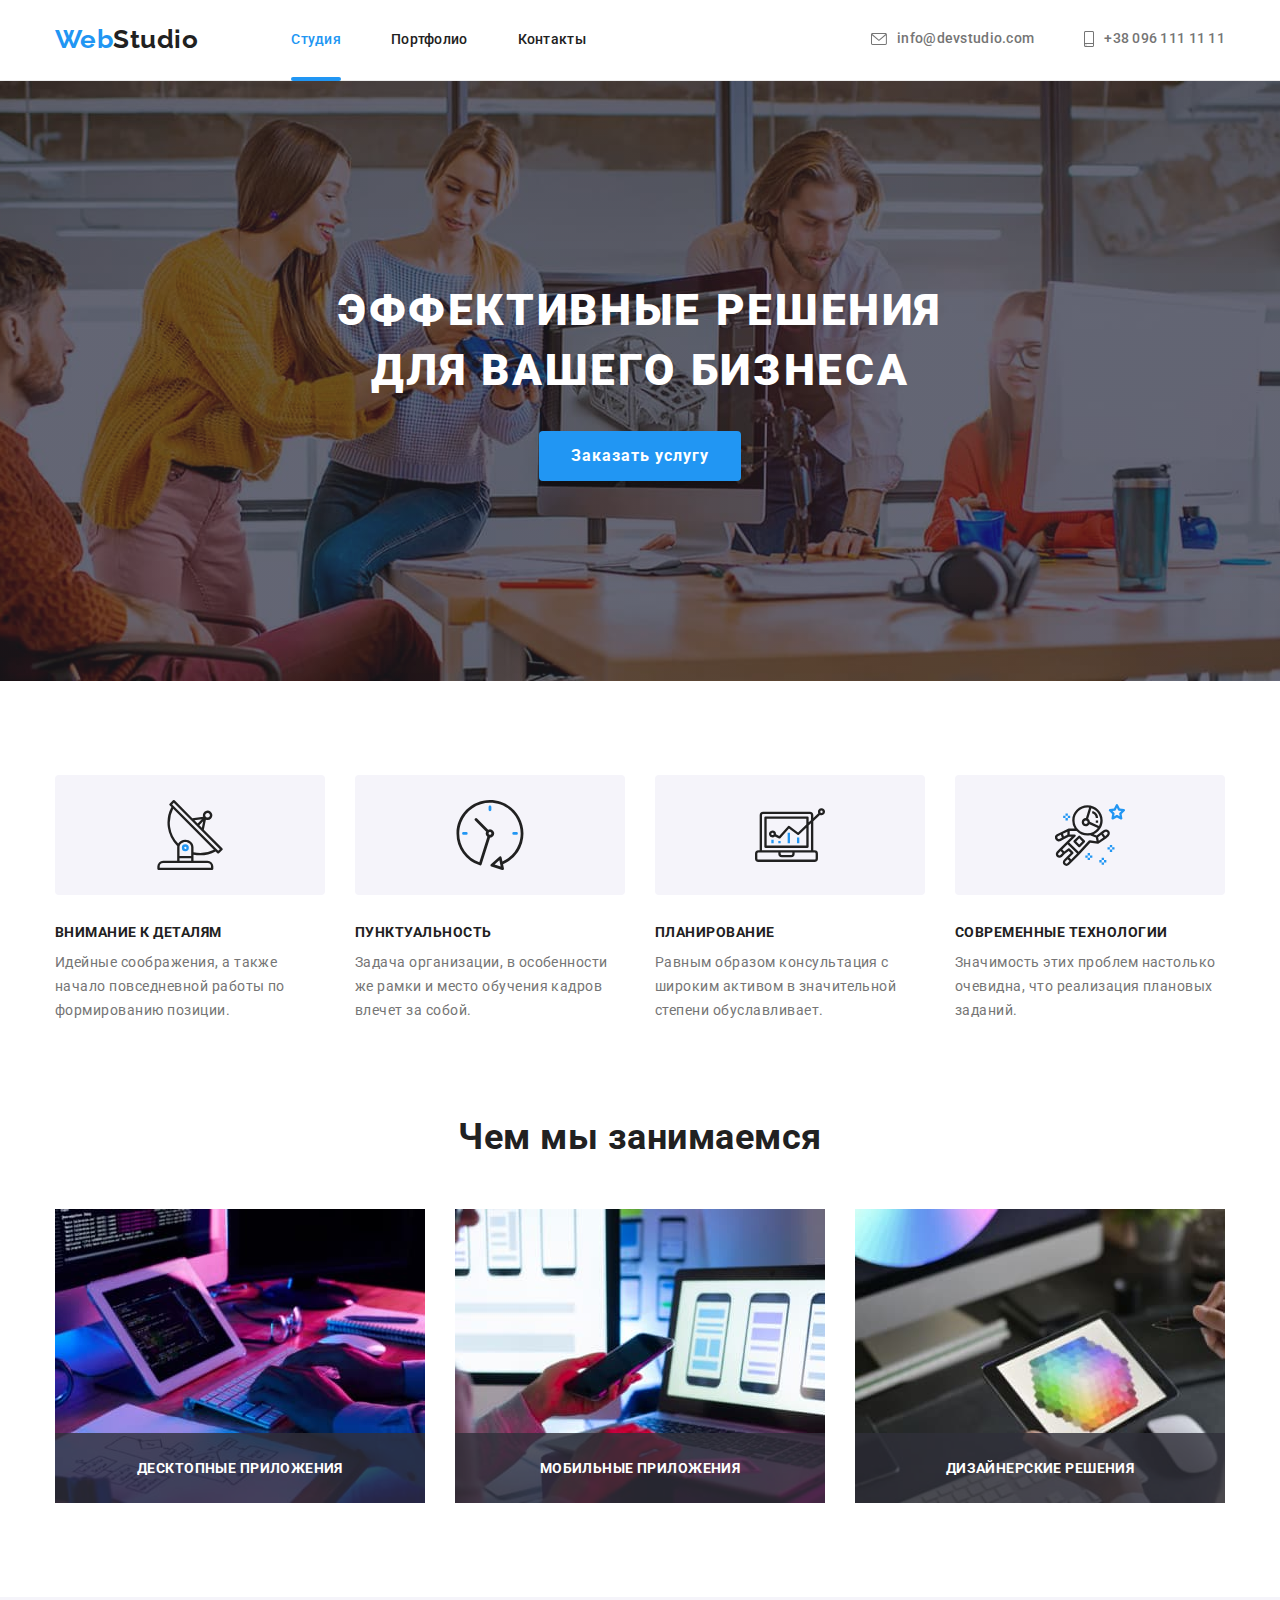
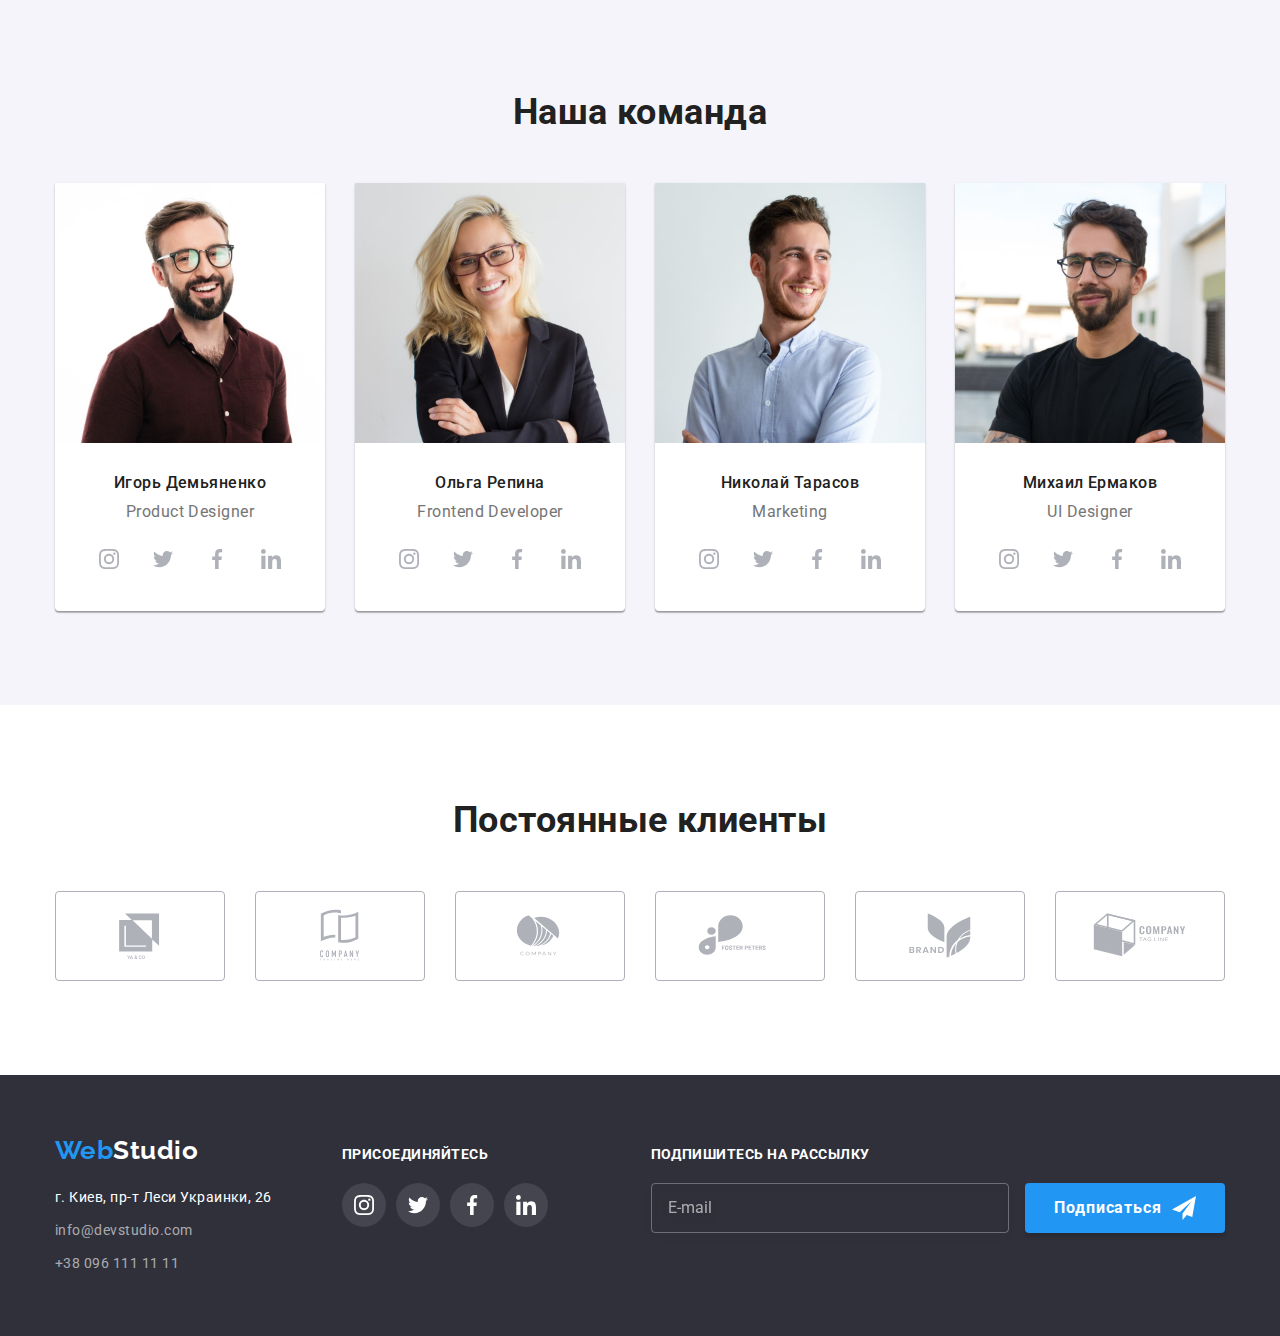
<file: index.html>
<!DOCTYPE html>
<html lang="ru">

<head>
    <meta charset="UTF-8">
    <meta http-equiv="X-UA-Compatible" content="IE=edge">
    <meta name="viewport" content="width=device-width, initial-scale=1.0">
    <title>Студия</title>
    <link
        href="https://fonts.googleapis.com/css2?family=Raleway:wght@700&family=Roboto:wght@400;500;700;900&display=swap"
        rel="stylesheet">
    <link rel="stylesheet"
        href="https://cdnjs.cloudflare.com/ajax/libs/modern-normalize/1.1.0/modern-normalize.min.css">
    <link rel="stylesheet" href="./css/styles.css">

</head>

<body>

    <!-- Шапка сайта -->

    <header class="header">
        <div class="nav container">
            <a href="./index.html" class="logo">Web<span>Studio</span></a>
            <nav>
                <ul class="nav-menu">
                    <li class="item"><a href="./index.html" class="link-current">Студия</a></li>
                    <li class="item"><a href="./portfolio.html" class="link">Портфолио</a></li>
                    <li class="item"><a href="" class="link">Контакты</a></li>
                </ul>
            </nav>

            <ul class="auth-nav">
                <li class="item">
                    <a href="mailto:info@devstudio.com" class="email">
                        <svg class="icon" width="16" height="12">
                            <use href="./images/icons.svg#mail"></use>
                        </svg>
                        info@devstudio.com
                    </a>
                </li>
                <li class="item">
                    <a href="tel:+380961111111" class="phone">
                        <svg class="icon" width="10" height="16">
                            <use href="./images/icons.svg#smartphone"></use>
                        </svg>
                         +38 096 111 11 11
                    </a>
                </li>
            </ul>
        </div>
        </div>

    </header>


    <main>
        <section class="hero section">
            <div class="container">
                <h1 class="hero-title">Эффективные решения для вашего бизнеса </h1>
                <button type="button" class="button"  data-modal-open>Заказать услугу</button>
            </div>
        </section>


        <!-- Преимущества -->

        <section class="advantages section">
            <div class="container">
                <ul class="advantages-list">
                    <li class="item">
                        <div class="advantages-icon">
                            <svg class="icon" width="70" height="70">
                                <use href="./images/icons.svg#antenna"> </use>
                            </svg>
                        </div>
                        <h3 class="advantages-title">Внимание к деталям</h3>
                        <p class="advantages-descr">Идейные соображения, а также начало повседневной работы по
                            формированию позиции.</p>
                    </li>

                    <li class="item">
                        <div class="advantages-icon">
                            <svg class="icon" width="70" height="70">
                                <use href="./images/icons.svg#clock"> </use>
                            </svg>
                        </div>
                        <h3 class="advantages-title">Пунктуальность</h3>
                        <p class="advantages-descr">Задача организации, в особенности же рамки и место обучения кадров
                            влечет за собой.</p>
                    </li>

                    <li class="item">
                        <div class="advantages-icon">
                            <svg class="icon" width="70" height="70">
                                <use href="./images/icons.svg#diagram"> </use>
                            </svg>
                        </div>
                        <h3 class="advantages-title">Планирование</h3>
                        <p class="advantages-descr">Равным образом консультация с широким активом в значительной степени
                            обуславливает.</p>
                    </li>

                    <li class="item">
                        <div class="advantages-icon">
                            <svg class="icon" width="70" height="70">
                                <use href="./images/icons.svg#astronaut"> </use>
                            </svg>
                        </div>
                        <h3 class="advantages-title">Современные технологии</h3>
                        <p class="advantages-descr">Значимость этих проблем настолько очевидна, что реализация плановых
                            заданий.</p>
                    </li>
                </ul>
            </div>
        </section>

        <!-- Активити -->

        <section class="activity section">
            <div class="container">
                <h2 class="activity section-title">Чем мы занимаемся</h2>

                <ul class="activity-list">
                    <li class="item">
                        <img src="./images/img1.jpg" alt="набор текста на клавиатуре" width="370" height="294">
                        <div class="activity-name">
                             <p>Десктопные приложения</p>
                        </div>
                    </li>

                    <li class="item">
                        <img src="./images/img2.jpg" alt="процесс создания мобильного приложения" width="370"
                            height="294">
                        <div class="activity-name">
                            <p>Мобильные приложения</p>
                        </div>
                    </li>

                    <li class="item">
                        <img src="./images/img3.jpg" alt="графика. выбор цвета" width="370" height="294">
                        <div class="activity-name">
                            <p>Дизайнерские решения</p>
                        </div>
                    </li>
                </ul>
            </div>
        </section>

        <!-- Команда -->


        <section class="team section">
            <div class="container">
                <h2 class="section-title">Наша команда</h2>

                <ul class="team-members">
                    <li class="item">
                        <img src="./images/img4.jpg" alt="Сотрудник WebStudio Игорь Демьяненко" width="270"
                            height="260">
                        <div class="team-descr">
                            <h3 class="team-name">Игорь Демьяненко</h3>
                            <p class="tech-skill">Product Designer</p>
                            <ul class="network-link">
                                <li class="item">
                                    <a href="https://www.instagram.com/" class="network" aria-label="instagram">
                                        <svg class="icon" width="20" height="20">
                                            <use href="./images/icons.svg#instagram"></use>
                                        </svg>
                                    </a>
                                </li>
                                <li  class="item">
                                    <a href="https://twitter.com/" class="network">
                                        <svg class="icon" width="20" height="20">
                                            <use href="./images/icons.svg#twitter"></use>
                                        </svg>
                                    </a>
                                </li>
                                <li  class="item">
                                    <a href="https://www.facebook.com/" class="network" aria-label="facebook">
                                        <svg class="icon" width="20" height="20">
                                            <use href="./images/icons.svg#facebook"></use>
                                        </svg>
                                    </a>
                                </li>
                                <li  class="item">
                                    <a href="https://www.linkedin.com/" class="network" aria-label="linkedin">
                                        <svg class="icon" width="20" height="20">
                                            <use href="./images/icons.svg#linkedin"></use>
                                        </svg>
                                    </a>
                                </li>
                            </ul>
                        </div>
                    </li>

                    <li class="item">
                        <img src="./images/img5.jpg" alt="Сотрудник WebStudio ОЛьга Репина" width="270" height="260">
                        <div class="team-descr">
                            <h3 class="team-name">Ольга Репина</h3>
                            <p class="tech-skill">Frontend Developer</p>
                            <ul class="network-link">
                                <li  class="item">
                                    <a href="https://www.instagram.com/" class="network" aria-label="instagram">
                                        <svg class="icon" width="20" height="20">
                                            <use href="./images/icons.svg#instagram"></use>
                                        </svg>
                                    </a>
                                </li>
                                <li  class="item">
                                    <a href="https://twitter.com/" class="network" aria-label="twitter">
                                        <svg class="icon" width="20" height="20">
                                            <use href="./images/icons.svg#twitter"></use>
                                        </svg>
                                    </a>
                                </li>
                                <li  class="item">
                                    <a href="https://www.facebook.com/" class="network" aria-label="facebook">
                                        <svg class="icon" width="20" height="20">
                                            <use href="./images/icons.svg#facebook"></use>
                                        </svg>
                                    </a>
                                </li>
                                <li  class="item">
                                    <a href="https://www.linkedin.com/" class="network" aria-label="linkedin">
                                        <svg class="icon" width="20" height="20">
                                            <use href="./images/icons.svg#linkedin"></use>
                                        </svg>
                                    </a>
                                </li>
                            </ul>
                        </div>
                    </li>

                    <li class="item">
                        <img src="./images/img6.jpg" alt="Сотрудник WebStudio Николай Тарасов" width="270" height="260">
                        <div class="team-descr">
                            <h3 class="team-name">Николай Тарасов</h3>
                            <p class="tech-skill">Marketing</p>
                            <ul class="network-link">
                                <li  class="item">
                                    <a href="https://www.instagram.com/" class="network" aria-label="instagram">
                                        <svg class="icon" width="20" height="20">
                                            <use href="./images/icons.svg#instagram"></use>
                                        </svg>
                                    </a>
                                </li>
                                <li  class="item">
                                    <a href="https://twitter.com/" class="network" aria-label="twitter">
                                        <svg class="icon" width="20" height="20">
                                            <use href="./images/icons.svg#twitter"></use>
                                        </svg>
                                    </a>
                                </li>
                                <li  class="item">
                                    <a href="https://www.facebook.com/" class="network" aria-label="facebook">
                                        <svg class="icon" width="20" height="20">
                                            <use href="./images/icons.svg#facebook"></use>
                                        </svg>
                                    </a>
                                </li>
                                <li  class="item">
                                    <a href="https://www.linkedin.com/" class="network" aria-label="linkedin">
                                        <svg class="icon" width="20" height="20">
                                            <use href="./images/icons.svg#linkedin"></use>
                                        </svg>
                                    </a>
                                </li>
                            </ul>
                        </div>
                    </li>

                    <li class="item">
                        <img src="./images/img7.jpg" alt="Сотрудник WebStudio Михаил Ермаков" width="270" height="260">
                        <div class="team-descr">
                            <h3 class="team-name">Михаил Ермаков</h3>
                            <p class="tech-skill">UI Designer</p>
                            <ul class="network-link">
                                <li  class="item">
                                    <a href="https://www.instagram.com/" class="network" aria-label="instagram">
                                        <svg class="icon" width="20" height="20">
                                            <use href="./images/icons.svg#instagram"></use>
                                        </svg>
                                    </a>
                                </li>
                                <li  class="item">
                                    <a href="https://twitter.com/" class="network" aria-label="twitter">
                                        <svg class="icon" width="20" height="20">
                                            <use href="./images/icons.svg#twitter"></use>
                                        </svg>
                                    </a>
                                </li>
                                <li  class="item">
                                    <a href="https://www.facebook.com/" class="network" aria-label="facebook">
                                        <svg class="icon" width="20" height="20">
                                            <use href="./images/icons.svg#facebook"></use>
                                        </svg>
                                    </a>
                                </li>
                                <li  class="item">
                                    <a href="https://www.linkedin.com/" class="network" aria-label="linkedin">
                                        <svg class="icon" width="20" height="20">
                                            <use href="./images/icons.svg#linkedin"></use>
                                        </svg>
                                    </a>
                                </li>
                            </ul>
                        </div>
                    </li>
                </ul>
            </div>
        </section>


        <section class="clients section">
            <div class="container">
                <h2 class="section-title">Постоянные клиенты</h2>
                <ul class="clients-list">
                    <li class="item">
                        <a href="" class="clients-link">
                            <svg class="icon" width="106" height="60">
                                <use href="./images/icons.svg#company1"> </use>
                            </svg>
                        </a>
                    </li>

                    <li class="item">
                        <a href="" class="clients-link">
                            <svg class="icon" width="106" height="60">
                                <use href="./images/icons.svg#company2"> </use>
                            </svg>
                        </a>
                    </li>

                    <li class="item">
                        <a href="" class="clients-link">
                            <svg class="icon" width="106" height="60">
                                <use href="./images/icons.svg#company3"> </use>
                            </svg>
                        </a>
                    </li>

                    <li class="item">
                        <a href="" class="clients-link">
                            <svg class="icon" width="106" height="60">
                                <use href="./images/icons.svg#company4"> </use>
                            </svg>
                        </a>
                    </li>

                    <li class="item">
                        <a href="" class="clients-link">
                            <svg class="icon" width="106" height="60">
                                <use href="./images/icons.svg#company5"> </use>
                            </svg>
                        </a>
                    </li>

                    <li class="item">
                        <a href="" class="clients-link">
                            <svg class="icon" width="106" height="60">
                                <use href="./images/icons.svg#company6"> </use>
                            </svg>
                        </a>
                    </li>


                </ul>

            </div>
        </section>


    </main>


    <!--Футер-->

    <footer class="footer">
        <div class="container">

            <div class="contacts">
                <a href="./index.html" class="logo">Web<span>Studio</span></a>
                <address>
                    <b class="address">г. Киев, пр-т Леси Украинки, 26</b> <br />
                    <a href="mailto:info@example.com" class="email">info@devstudio.com</a> <br />
                    <a href="tel:+380961111111" class="phone"> +38 096 111 11 11 </a> <br />
                </address>
            </div>


            <div class="social-links">
                <p class="join-us">ПРИСОЕДИНЯЙТЕСЬ</p>
                <ul class="network-list">
                    <li class="item">
                        <a href="https://www.instagram.com/" class="network" aria-label="instagram">
                            <svg class="icon" width="20" height="20">
                                <use href="./images/icons.svg#instagram"></use>
                            </svg>
                        </a>
                    </li>
                    <li class="item">
                        <a href="https://twitter.com/" class="network" aria-label="twitter">
                            <svg class="icon" width="20" height="20">
                                <use href="./images/icons.svg#twitter"></use>
                            </svg>
                        </a>
                    </li>
                    <li class="item">
                        <a href="https://www.facebook.com/" class="network" aria-label="facebook">
                            <svg class="icon" width="20" height="20">
                                <use href="./images/icons.svg#facebook"></use>
                            </svg>
                        </a>
                    </li>
                    <li class="item">
                        <a href="https://www.linkedin.com/" class="network" aria-label="linkedin">
                            <svg class="icon" width="20" height="20">
                                <use href="./images/icons.svg#linkedin"></use>
                            </svg>
                        </a>
                    </li>
                </ul>
            </div>


        <!-- Подписка -->
            <div class="newsletter">
                <b class="newsletter-title">Подпишитесь на рассылку</b>
                <label>
                    <input type="email" name="mail" class="newsletter-input" placeholder="E-mail">
                </label>
                <button type="submit" class="newsletter-submit">Подписаться
                    <svg class="newsletter-icon">
                        <use href="./images/icons.svg#plane"></use>
                    </svg>
                </button>
            </div>

        </div>
    </footer>


    <div class="backdrop is-hidden" data-modal>
        <div class="modal">
            <button type="button" class="button" data-modal-close>
                <svg class="icon" width="18" height="18">
                    <use href="./images/icons.svg#close"></use>
                </svg>
            </button>

            <div class="form-container">

                <h2 class="form-title">Оставьте свои данные, мы вам перезвоним</h2>

                <form class="form">

                    <div class="form-field">
                        <label for="name" class="form-label">Имя</label>
                        <div class="input">
                            <input type="text" class="form-input" name="name" id="name">
                            <svg class="form-icon">
                                <use href="./images/icons.svg#person"></use>
                            </svg>
                        </div>
                    </div>

                    <div class="form-field">
                        <label for="tel" class="form-label">Телефон</label>
                        <div class="input">
                            <input type="tel" class="form-input" name="tel" id="tel">
                            <svg class="form-icon">
                                <use href="./images/icons.svg#phone2"></use>
                            </svg>
                        </div>
                    </div>

                    <div class="form-field">
                        <label for="email" class="form-label">Почта</label>
                        <div class="input">
                            <input type="email" class="form-input" name="email" id="email">
                            <svg class="form-icon">
                                <use href="./images/icons.svg#email2"></use>
                            </svg>
                        </div>
                    </div>

                    <label for="comment" class="form-label">Комментарий</label>
                    <textarea name="comment" row="6" id="comment" class="comment" placeholder="Введите текст"></textarea>

                    <label class="checkbox">
                        <input type="checkbox" name="license-agreement" value="liense-agree" class="checkbox-input">
                        <span class="checkbox-icon"></span>
                        Соглашаюсь с рассылкой и принимаю <a href="" class="checkbox-link link"> Условия договора</a>
                    </label>

                    <button type="submit" class="form-submit">Отправить</button>
                </form>
            </div>


        </div>
    </div>

<script src="./js/modal.js"></script>
</body>

</html>
</file>
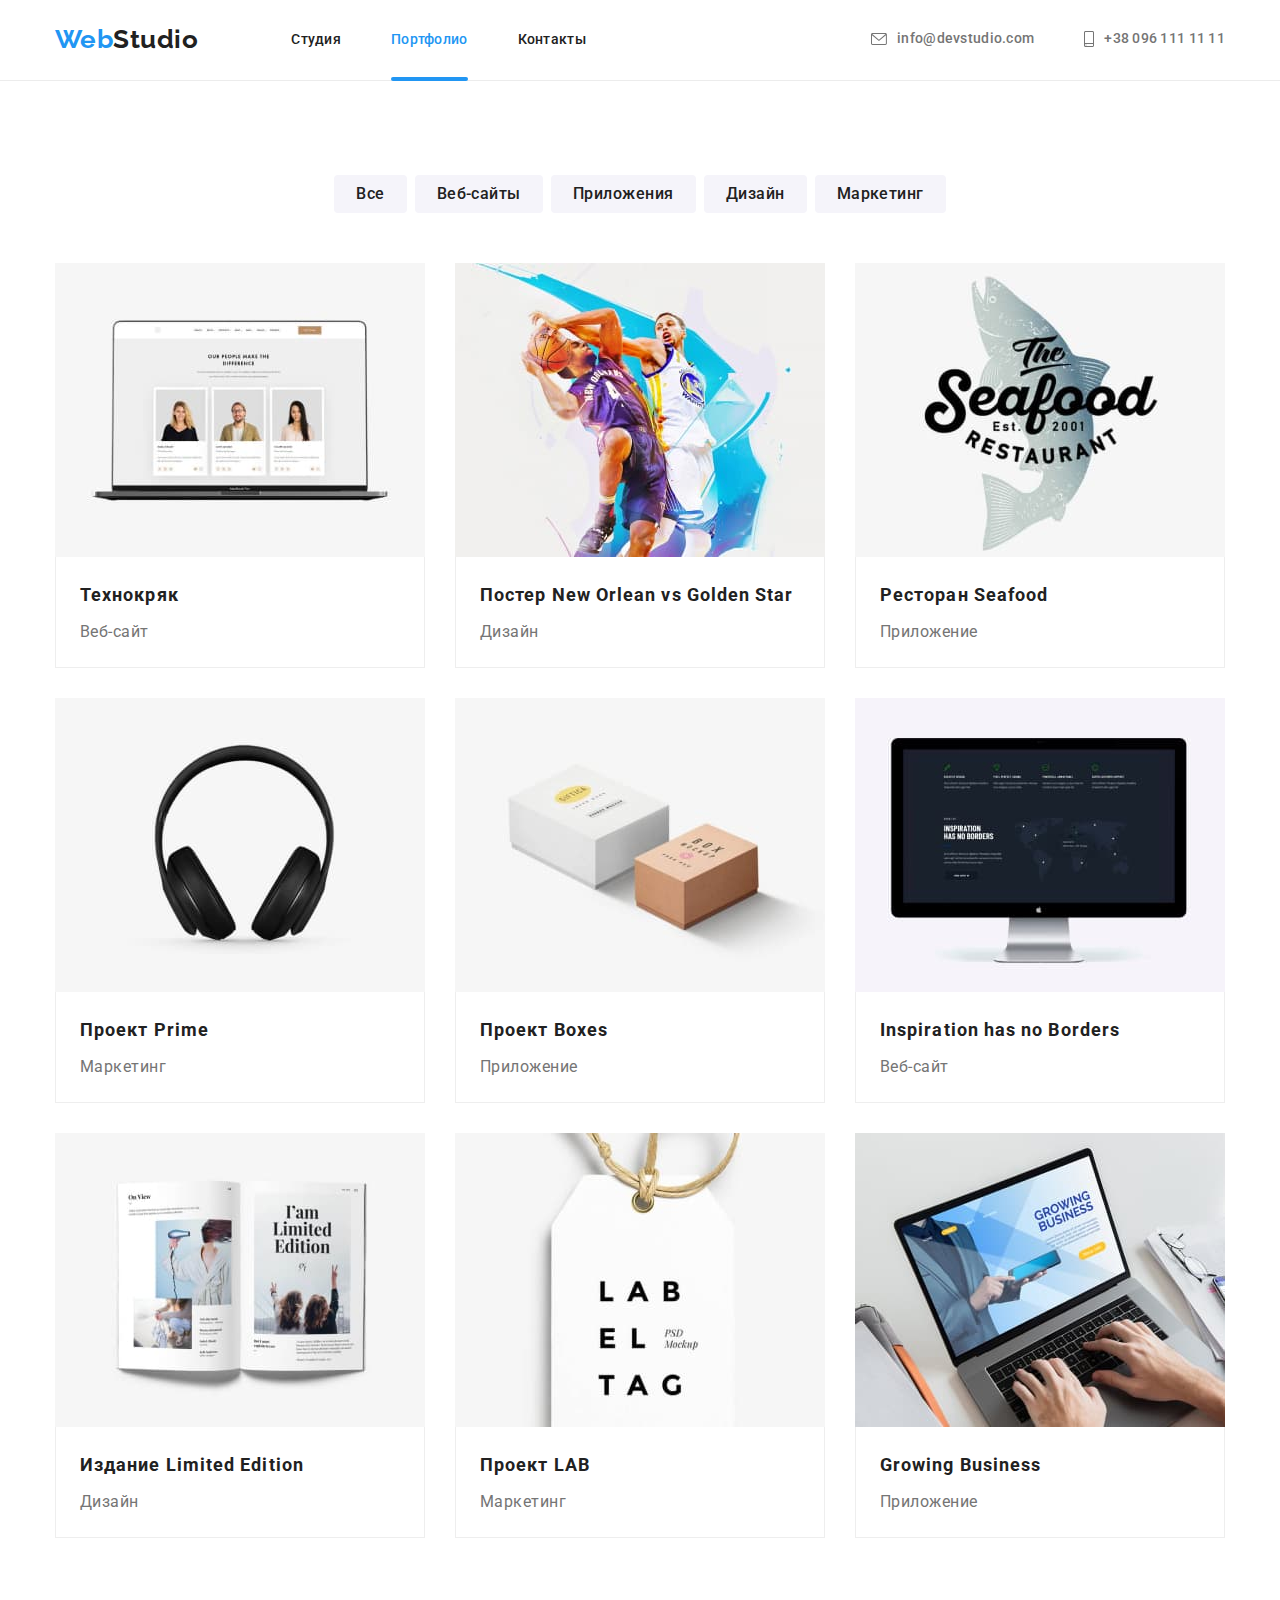
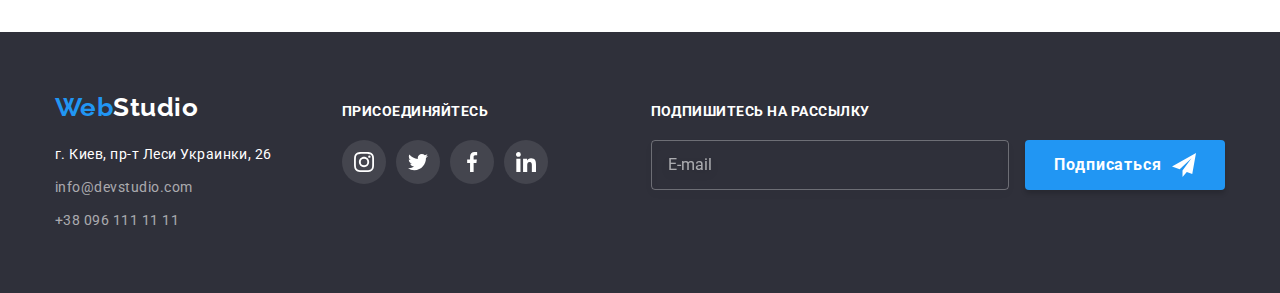
<file: portfolio.html>
<!DOCTYPE html>
<html lang="ru">
<head>
    <meta charset="UTF-8">
    <meta http-equiv="X-UA-Compatible" content="IE=edge">
    <meta name="viewport" content="width=device-width, initial-scale=1.0">
    <title>Портфолио</title>
    <link href="https://fonts.googleapis.com/css2?family=Raleway:wght@700&family=Roboto:wght@400;500;700;900&display=swap" rel="stylesheet">
    <link rel="stylesheet" href="https://cdnjs.cloudflare.com/ajax/libs/modern-normalize/1.1.0/modern-normalize.min.css">
    <link rel="stylesheet" href="./css/styles.css">

</head>
<body>

    <!-- Шапка сайта -->


    <header class="header">
        <div class="nav container">
            <a href="./index.html" class="logo">Web<span>Studio</span></a>
            <nav>
                <ul class="nav-menu">
                    <li class="item"><a href="./index.html" class="link">Студия</a></li>
                    <li class="item"><a href="./portfolio.html" class="link-current">Портфолио</a></li>
                    <li class="item"><a href="" class="link">Контакты</a></li>
                </ul>
            </nav>

            <ul class="auth-nav">
                <li class="item">
                    <a href="mailto:info@devstudio.com" class="email">
                        <svg class="icon" width="16" height="12">
                            <use href="./images/icons.svg#mail"></use>
                        </svg>
                        info@devstudio.com
                    </a>
                </li>
                <li class="item">
                    <a href="tel:+380961111111" class="phone">
                        <svg class="icon" width="10" height="16">
                            <use href="./images/icons.svg#smartphone"></use>
                        </svg>
                         +38 096 111 11 11
                    </a>
                </li>
            </ul>
        </div>
        </div>

    </header>

    <main>


        <section class="portfolio section">
            <div class="container">
                    
                <h1>Портфолио</h1>

                <ul class="examples-projects">
                    <li> <button type="button" class="button">Все</button></li>
                    <li> <button type="button" class="button">Веб-сайты</button></li>
                    <li> <button type="button" class="button">Приложения</button></li>
                    <li> <button type="button" class="button">Дизайн</button></li>
                    <li> <button type="button" class="button">Маркетинг</button></li>
                </ul>


                <ul class="our-projects">
                    <li class="project-item">
                        <a href="" class="project-link">
                            <div class="projects-overlay">
                                <img src="./images/portfolio/img1.jpg" alt="ноутбук " width="370" height="294">
                                <p class="overlay">Ресурс предлагает комплексные предложения с разным уровнем функционала и сервисов. Все это позволит посетителю получить
                                исчерпывающие сведения о компании или частном лице</p>
                            </div>
                            <div class="descr-project">                    
                                <h2>Технокряк</h2>
                                <p class="projects-type">Веб-сайт</p>
                            </div>
                        </a>
                    </li>

                    <li class="project-item">
                        <a href="" class="project-link">
                            <div class="projects-overlay">
                                <img src="./images/portfolio/img2.jpg" alt="два игрока команд New Orlean vs Golden Star с мячем" width="370" height="294">
                                <p class="overlay">Ресурс предлагает комплексные предложения с разным уровнем функционала и сервисов. Все это позволит
                                    посетителю получить
                                    исчерпывающие сведения о компании или частном лице</p>
                            </div>
                            <div class="descr-project">
                                <h2>Постер New Orlean vs Golden Star</h2>
                                <p class="projects-type">Дизайн</p>
                            </div>
                        </a>
                    </li>

                    <li class="project-item">
                        <a href="" class="project-link">
                            <div class="projects-overlay">
                                <img src="./images/portfolio/img3.jpg" alt="Эмблема Ресторана Seafood" width="370" height="294">
                                <p class="overlay">Ресурс предлагает комплексные предложения с разным уровнем функционала и сервисов. Все это позволит
                                    посетителю получить
                                    исчерпывающие сведения о компании или частном лице</p>
                            </div>
                            <div class="descr-project">
                                <h2>Ресторан Seafood</h2>
                                <p class="projects-type">Приложение</p>
                            </div>
                        </a>
                    </li>

                    <li class="project-item">
                        <a href="" class="project-link">
                            <div class="projects-overlay">
                                <img src="./images/portfolio/img4.jpg" alt="Наушники" width="370" height="294">
                                <p class="overlay">Ресурс предлагает комплексные предложения с разным уровнем функционала и сервисов. Все это позволит
                                    посетителю получить
                                    исчерпывающие сведения о компании или частном лице</p>
                            </div>
                            <div class="descr-project">
                                <h2>Проект Prime</h2>
                                <p class="projects-type">Маркетинг</p>
                            </div>
                        </a>
                    </li>

                    <li class="project-item">
                        <a href="" class="project-link">
                            <div class="projects-overlay">
                                <img src="./images/portfolio/img5.jpg" alt="Две небольшие коробки" width="370" height="294">
                                <p class="overlay">Ресурс предлагает комплексные предложения с разным уровнем функционала и сервисов. Все это позволит
                                    посетителю получить
                                    исчерпывающие сведения о компании или частном лице</p>
                            </div>
                            <div class="descr-project">
                                <h2>Проект Boxes</h2>
                                <p class="projects-type">Приложение</p>
                            </div>
                        </a>
                    </li>

                    <li class="project-item">
                        <a href="" class="project-link">
                            <div class="projects-overlay">
                                <img src="./images/portfolio/img6.jpg" alt="Монитор с открытой вкладкой сайта Inspiration has no Borders" width="370" height="294">
                                <p class="overlay">Ресурс предлагает комплексные предложения с разным уровнем функционала и сервисов. Все это позволит
                                    посетителю получить
                                    исчерпывающие сведения о компании или частном лице</p>
                            </div>
                            <div class="descr-project">
                                <h2>Inspiration has no Borders</h2>
                                <p class="projects-type">Веб-сайт</p>
                            </div>
                        </a>
                    </li>

                    <li class="project-item">
                        <a href="" class="project-link">
                            <div class="projects-overlay">
                                <img src="./images/portfolio/img7.jpg" alt="Разворот журнала" width="370" height="294">
                                <p class="overlay">Ресурс предлагает комплексные предложения с разным уровнем функционала и сервисов. Все это позволит
                                    посетителю получить
                                    исчерпывающие сведения о компании или частном лице</p>
                            </div>
                            <div class="descr-project">
                                <h2>Издание Limited Edition</h2>
                                <p class="projects-type">Дизайн</p>
                            </div>
                        </a>
                    </li>

                    <li class="project-item">
                        <a href="" class="project-link">
                            <div class="projects-overlay">
                                <img src="./images/portfolio/img8.jpg" alt="Бирка Проекта LAB" width="370" height="294">
                                <p class="overlay">Ресурс предлагает комплексные предложения с разным уровнем функционала и сервисов. Все это позволит
                                    посетителю получить
                                исчерпывающие сведения о компании или частном лице</p>
                            </div>
                            <div class="descr-project">
                                <h2>Проект LAB</h2>
                                <p class="projects-type">Маркетинг</p>
                            </div>
                        </a>
                    </li>

                    <li class="project-item">
                        <a href="" class="project-link">
                            <div class="projects-overlay">
                                <img src="./images/portfolio/img9.jpg" alt="Ноутбук с открытым приложением Growing Business" width="370" height="294">
                                <p class="overlay">Ресурс предлагает комплексные предложения с разным уровнем функционала и сервисов. Все это позволит
                                    посетителю получить
                                исчерпывающие сведения о компании или частном лице</p>
                            </div>
                            <div class="descr-project">
                                <h2>Growing Business</h2>
                                <p class="projects-type">Приложение</p>
                            </div>
                        </a>
                    </li>
                </ul>
            </div>
        </section>

    </main>

   <!--Футер-->

   <footer class="footer">
    <div class="container">

        <div class="contacts">
            <a href="./index.html" class="logo">Web<span>Studio</span></a>
            <address>
                <b class="address">г. Киев, пр-т Леси Украинки, 26</b> <br />
                <a href="mailto:info@example.com" class="email">info@devstudio.com</a> <br />
                <a href="tel:+380961111111" class="phone"> +38 096 111 11 11 </a> <br />
            </address>
        </div>


        <div class="social-links">
            <p class="join-us">ПРИСОЕДИНЯЙТЕСЬ</p>
            <ul class="network-list">
                <li class="item">
                    <a href="https://www.instagram.com/" class="network" aria-label="instagram">
                        <svg class="icon" width="20" height="20">
                            <use href="./images/icons.svg#instagram"></use>
                        </svg>
                    </a>
                </li>
                <li class="item">
                    <a href="https://twitter.com/" class="network" aria-label="twitter">
                        <svg class="icon" width="20" height="20">
                            <use href="./images/icons.svg#twitter"></use>
                        </svg>
                    </a>
                </li>
                <li class="item">
                    <a href="https://www.facebook.com/" class="network" aria-label="facebook">
                        <svg class="icon" width="20" height="20">
                            <use href="./images/icons.svg#facebook"></use>
                        </svg>
                    </a>
                </li>
                <li class="item">
                    <a href="https://www.linkedin.com/" class="network" aria-label="linkedin">
                        <svg class="icon" width="20" height="20">
                            <use href="./images/icons.svg#linkedin"></use>
                        </svg>
                    </a>
                </li>
            </ul>
        </div>



        <!-- ПОДПИСКА -->
        <div class="newsletter">
            <b class="newsletter-title">Подпишитесь на рассылку</b>
            <label>
                <input type="email" name="mail" class="newsletter-input" placeholder="E-mail">
            </label>
                <button type="submit" class="newsletter-submit">Подписаться
                <svg class="newsletter-icon">
                    <use href="./images/icons.svg#plane"></use>
                </svg>
            </button>
        </div>
    </div>

</footer>


</body>
</html>
</file>
<file: css/styles.css>
:root {
    --primery-text-color: #757575;
    --title-text-color:#212121;
    --accent-color: #2196F3;
    --primery-white-color: #ffffff;

}

*,
*::before,
*::after {
    box-sizing: border-box;
}

body {
    background-color: var(--primery-white-color);
    color: var(--primery-text-color);
    font-family: 'Roboto', sans-serif;
    letter-spacing: 0.03em;
}

.container {
    width: 1200px;
    margin-right: auto;
    margin-left: auto;
    padding-left: 15px;
    padding-right: 15px;
}

h1, h2, h3, h4, h5, h6, ul, p {
    margin-top: 0;
    margin-bottom: 0;
    padding-left: 0;
    padding-right: 0;
}

.item {
    margin: 0;
    padding: 0;
    list-style: none;
}

.section {
    padding-top: 94px;
    padding-bottom: 94px;
}

.header {
    padding-top: 24px;
    padding-bottom: 25px;
    border-bottom: 1px solid #ECECEC;
}

.header a {
    text-decoration: none;
}


.nav {
    display: flex;
    align-items: center;
}


.logo {
    margin-right: 93px;
    font-family: 'Raleway', sans-serif;
    font-weight: 700;
    font-size: 26px;
    line-height: 1.19;
    color: var(--accent-color);
    margin-right: 93px;
}


.logo > span {
    color: var(--title-text-color);
}

.nav-menu {
    display: flex;
}

.nav-menu .item {
    margin-right: 50px;
    position: relative;
}

.nav-menu .item:last-child {
    margin-right: 0;
}

.auth-nav {
    display: flex;
    margin-left: auto;
}

.auth-nav a {
    font-weight: 500;
    font-size: 14px;
    line-height: 1.14;
    letter-spacing: 0.02em;
    color: var(--primery-text-color);
    display: inline-block;
}

.link {
    font-weight: 500;
    font-size: 14px;
    line-height: 1.14;
    letter-spacing: 0.02em;
    color: var(--title-text-color);

    transition: color 250ms cubic-bezier(0.4, 0, 0.2, 1);
}


.link-current {
    font-weight: 500;
    font-size: 14px;
    line-height: 1.14;
    letter-spacing: 0.02em;
    color: var(--accent-color);
}

.nav-menu .link-current::after {
    content: "";
    position: absolute;
    bottom: -32px;
    left: 0;
    display: block;
    width: 100%;
    height: 4px;
    background-color: var(--accent-color);
    border-radius: 2px;
}

.link:hover, .link:focus,
.link-current:hover, .link-current:focus {
    color: var(--accent-color)
}





.auth-nav .item {
    margin-right: 50px;
}

.auth-nav .item:last-child {
    margin-right: 0;
}



.auth-nav .email,
.auth-nav .phone {
    display: flex;
    justify-content: center;
    align-items: center;
    color: var(--primery-text-color);

    transition: color 250ms cubic-bezier(0.4, 0, 0.2, 1);
}


.auth-nav .icon {
    margin-right: 10px;
    fill: currentColor;
}


.auth-nav .email:hover,
.auth-nav .phone:hover,
.auth-nav .email:focus,
.auth-nav .phone:focus {
    color: var(--accent-color)
}


.auto-nav .icon {
    fill: red;
    margin-right: 10px;
}









.header .icon {
    list-style: none;
}

.hero {
    text-align: center;
    max-width: 1600px;
    margin-right: auto;
    margin-left: auto;
    padding-top: 200px;
    padding-bottom: 200px;
    background-color: #2F303A;
    background-image: linear-gradient(rgba(47, 48, 58, 0.4), rgba(47, 48, 58, 0.4)), url(../images/hero.jpg);
    background-size: cover;
    background-position: center;
    background-repeat: no-repeat;
}

.hero-title {
    color: var(--primery-white-color);
    width: 696px;
    font-weight: 900;
    font-size: 44px;
    line-height: 1.36;
    text-align: center;
    letter-spacing: 0.06em;
    text-transform: uppercase;
    margin-left: auto;
    margin-right: auto;
    margin-bottom: 30px;
}


.hero .button {
    display: inline-block;
    font-family: inherit;
    color: var(--primery-white-color);
    background-color: var(--accent-color);
    border: 0;
    min-width: 200px;
    border-radius: 4px;
    font-weight: 700;
    font-size: 16px;
    line-height: 1.88;
    letter-spacing: 0.06em;
    padding: 10px 32px;
    text-align: center;
    cursor: pointer;
    box-shadow: 0px 4px 4px rgba(0, 0, 0, 0.15);
}


.section-title {
    font-weight: 700;
    font-size: 36px;
    line-height: 1.17;
    text-align: center;
    color: var(--title-text-color);
    margin-bottom: 50px;
}

/*Преимущества*/

.advantages-list {
    display: flex;
}


.advantages-icon {
    display: flex;
    justify-content: center;
    align-items: center;
    width: 270px;
    height: 120px;
    background: #F5F4FA;
    border-radius: 4px;
    margin-bottom: 30px;
}


.advantages-title {
    font-weight: 700;
    font-size: 14px;
    line-height: 1.14;
    text-transform: uppercase;
    color: var(--title-text-color);
    margin-bottom: 10px;
}

.advantages-list .item {
    width: 270px;
    margin-right: 30px;
}


.advantages-list .item:last-child {
    margin-right: 0;
}


.advantages-descr {
    font-style: normal;
    font-weight: 400;
    font-size: 14px;
    line-height: 1.71;
    color: var(--primery-text-color);
}

/*Активити*/

.activity-list img {
    display: block;
    margin-bottom: 0;
}

.activity-list {
    display: flex;
    align-items: center;
}

.activity-list .item {
    margin-right: 30px;
    position: relative;
}

.activity-list .item:last-child {
    margin-right: 0;
}


.activity {
    font-size: 36px;
    line-height: 1.17;
    color: var(--title-text-color);
    padding-top: 0;
}

.activity-name {
    position: absolute;
    left: 0;
    bottom: 0;
    width: 100%;
    padding-top: 27px;
    padding-bottom: 27px;
    background: rgba(47, 48, 58, 0.8);
}

.activity-name p {
    font-weight: 700;
    font-size: 14px;
    line-height: 16px;
    text-align: center;
    letter-spacing: 0.03em;
    text-transform: uppercase;
    color: var(--primery-white-color);
}


/*Команда*/

.team {
    background-color: #F5F4FA;
}

.team-members {
    display: flex;
    justify-content: center;
}

.team-members>.item {
    background-color: var(--primery-white-color);
    margin-right: 30px;
    box-shadow: 0px 1px 3px rgba(0, 0, 0, 0.12), 0px 1px 1px rgba(0, 0, 0, 0.14), 0px 2px 1px rgba(0, 0, 0, 0.2);
    border-radius: 0px 0px 4px 4px;
}


.team-members img {
    display: block;
}

.team-members .item:last-child {
    margin-right: 0;
}

.team-name {
    font-weight: 500;
    font-size: 16px;
    line-height: 1.19;
    color: var(--title-text-color);
    margin-bottom: 10px;
    text-align: center;
}

.tech-skill {
    font-size: 16px;
    line-height: 1.19;
    color: var(--primery-text-color);
    text-align: center;
    margin-bottom: 16px;
}

.team-descr {
    padding-top: 30px;
    padding-bottom: 30px;
}


.team-members .network-link {
    display: flex;
    justify-content: center;
    list-style: none;
    padding-right: 32px;
    padding-left: 32px;
}

.network-link .item {
    margin-right: 10px;
    text-align: center;
    width: 44px;
    height: 44px;
}

.network-link .item:last-child {
    margin-right: 0;
}

.network-link .network {
    display: flex;
    align-items: center;
    justify-content: center;
    width: 100%;
    height: 100%;
    border-radius: 50%;
    background-color: var(--primery-white-color);
    color: #AFB1B8;

    transition: color 250ms cubic-bezier(0.4, 0, 0.2, 1), background-color 250ms cubic-bezier(0.4, 0, 0.2, 1);

}

.team-members .icon {
    fill: currentColor;
}


.network-link .network:hover,
.network-link .network:focus {
    background-color: var(--accent-color);
    color: var(--primery-white-color);
}



/*Клиенты*/

.clients-list {
    display: flex;
}


.clients-list .item {
    width: 170px;
    height: 90px;
    margin-right: 30px;

}

.clients-list .item:last-child {
    margin-right: 0;
}

.clients-link {
    display: flex;
    justify-content: center;
    align-items: center;
    width: 100%;
    height: 100%;
    background-color: var(--primery-white-color);
    border: 1px solid #AFB1B8;
    border-radius: 4px;
    color: #AFB1B8;

    padding-top: 16px;
    padding-right: 32px;
    padding-bottom: 16px;
    padding-left: 32px;

    transition: color 250ms cubic-bezier(0.4, 0, 0.2, 1), border-color 250ms cubic-bezier(0.4, 0, 0.2, 1);
}


.clients-link .icon {
    fill: currentColor;
}


.clients-link:hover,
.clients-link:focus {
    color: var(--accent-color);
    border-color: var(--accent-color);
}


/*Футер*/

.footer {
    padding-top: 60px;
    padding-bottom: 60px;
    background-color: #2F303A;
}

.footer .logo {
    margin-bottom: 20px;
}



.footer .container{
    display: flex;
    align-items: baseline;
}

.contacts {
    margin-right: 70px;
}

.footer span {
    color: var(--primery-white-color)
}


.address {
    font-weight: 400;
    font-style: normal;
    font-size: 14px;
    line-height: 1.71;
    color: var(--primery-white-color);
    display: inline-block;
    margin-bottom: 9px;

}


.footer .email, .footer .phone {
    font-style: normal;
    font-size: 14px;
    line-height: 1.71;

    color: rgba(255, 255, 255, 0.6);

    transition: color 250ms cubic-bezier(0.4, 0, 0.2, 1);
    
}



.footer a {
    text-decoration: none;
    display: inline-block;
    margin-right: 0;
}

.footer .email {
    margin-bottom: 9px;
}

.footer .email:hover, .footer .email:focus, .footer .phone:hover, .footer .phone:focus {
    color: var(--accent-color)
}


.join-us {
    font-style: normal;
    font-weight: 700;
    font-size: 14px;
    line-height: 1.14;
    color: var(--primery-white-color);
    margin-bottom: 20px;

} 

.social-links {
    margin-right: 93px;
}

.social-links .network-list {
    display: flex;
}

.social-links .network-list .item {
    margin-right: 10px;
    text-align: center;
    list-style: none;
}

.network-list .item:last-child {
    margin-right: 0;
}



.network-list .item {
    width: 44px;
    height: 44px;
    color: var(--primery-white-color);
}

.network-list .network {
    display: block;
    align-items: center;
    width: 100%;
    height:100%;
    border-radius: 50%;
    background-color: rgba(255, 255, 255, 0.1);
    padding-top: 12px;
    padding-bottom: 12px;
    text-transform: uppercase;
    color: currentColor;

    transition: background-color 250ms cubic-bezier(0.4, 0, 0.2, 1);
}

.network-list .icon {
    fill: currentColor;
}

.network-list .network:hover,
.network-list .network:focus {
    background-color: var(--accent-color);
    color: var(--primery-white-color);
}


/* Подписка */


.newsletter {
    margin-left: auto;
}


.newsletter-title {
    display: block;
    font-weight: 700;
    font-size: 14px;
    line-height: 1.14;
    text-transform: uppercase;
    color: var(--primery-white-color);
    margin-bottom: 20px;
}


.newsletter-input {
    display: inline-block;
    width: 358px;
    padding-top: 15px;
    padding-bottom: 15px;
    padding-left: 16px;
    margin-right: 12px;

    border: 1px solid rgba(255, 255, 255, 0.3);
    filter: drop-shadow(0px 4px 4px rgba(0, 0, 0, 0.15));
    border-radius: 4px;

    color: var(--primery-white-color);
    background-color: transparent;
}

.newsletter-input::placeholder {
    font-size: 16px;
    line-height: 1.25;
    color: rgba(255, 255, 255, 0.6);
}


.newsletter-submit {
    display: inline-flex;
    align-items: center;
    justify-content: center;
    width: 200px;
    height: 50px;
    padding-top: 10px;
    padding-bottom: 10px;
    margin-left: auto;
    margin-right: auto;


    box-shadow: 0px 4px 4px rgba(0, 0, 0, 0.15);
    border-radius: 4px;
    border: none;
    cursor: pointer;
    background: #2196F3;
    font-weight: 700;
    font-size: 16px;
    line-height: 1.88;
    text-align: center;
    letter-spacing: 0.06em;
    color: var(--primery-white-color);


    transition: background 250ms cubic-bezier(0.4, 0, 0.2, 1);
}


.newsletter-icon {
    width: 24px;
    height: 24px;
    fill: var(--primery-white-color);
    margin-left: 10px;
}



/*Портфолио*/


.portfolio {
    background: var(--primery-white-color);
}


.portfolio h1 {
    display: none;
}

.portfolio li {
    list-style: none;
}

.examples-projects {
    display: flex;
    margin: auto;
    justify-content: center;
    margin-bottom: 50px;
}

.examples-projects .button {
    display: inline-block;
    font-family: inherit;
    font-weight: 500;
    font-size: 16px;
    line-height: 1.62;
    text-align: center;
    letter-spacing: 0.03em;
    color: var(--title-text-color);
    background-color: #F5F4FA;
    border: 0;
    border-radius: 4px;
    cursor: pointer;
    padding: 6px 22px;
    box-shadow: none;

    transition: background-color 250ms cubic-bezier(0.4, 0, 0.2, 1), color 250ms cubic-bezier(0.4, 0, 0.2, 1), box-shadow 250ms cubic-bezier(0.4, 0, 0.2, 1);
}

.examples-projects li {
    margin-right: 8px;
}
.examples-projects li:last-child {
    margin-right: 0;
}

.project-item img {
    display: block;
    margin: 0;
}

.examples-projects .button:hover, .examples-projects .button:focus {
    color: var(--primery-white-color);
    background-color: var(--accent-color);
    box-shadow: 0px 4px 4px rgba(0, 0, 0, 0.25);

}

.our-projects {
    display: flex;
    flex-wrap: wrap;
}


.project-item {
    background: var(--primery-white-color);
}

.project-link {
    display: block;
    text-decoration: none;

    transition: box-shadow 250ms cubic-bezier(0.4, 0, 0.2, 1);
}


.project-link:hover,
.project-link:focus  {
    box-shadow: 0px 1px 1px rgba(0, 0, 0, 0.12), 0px 4px 4px rgba(0, 0, 0, 0.06), 1px 4px 6px rgba(0, 0, 0, 0.16);
}

.our-projects h2 {
    font-weight: 700;
    font-size: 18px;
    line-height: 2;
    letter-spacing: 0.06em;
    color: var(--title-text-color);
    margin-bottom: 4px; 
}

 .projects-type {
    font-size: 16px;
    line-height: 1.88;
    color: var(--primery-text-color);
}

.descr-project {
    padding-top: 20px;
    padding-right: 24px;
    padding-bottom: 20px;
    padding-left: 24px;
    box-sizing: border-box;
    border: 1px solid #EEEEEE;
    border-top: 0;
}

.project-item {
    width: calc((100% - 60px)/3);
    margin-right: 30px;
    margin-bottom: 30px;
}

.project-item:nth-last-child(-n + 3) {
    margin-bottom: 0;
}

.project-item:nth-child(3n) {
    margin-right: 0;
}


.projects-overlay {
    position: relative;
    overflow: hidden;

}

.projects-overlay .overlay {
    position: absolute;
    width: 100%;
    height: 100%;
    left: 0;
    bottom: 0;
    background: rgba(33, 150, 243, 0.9);
    font-weight: 400;
    font-size: 18px;
    line-height: 1.56;
    color: var(--primery-white-color);
    display: flex;
    justify-content: center;
    align-items: center;
    padding: 63px 24px;
    opacity: 0;
    transform: translateY(100%);
    transition: transform 250ms cubic-bezier(0.4, 0, 0.2, 1), opacity 250ms cubic-bezier(0.4, 0, 0.2, 1);

}


.project-item:hover .overlay {
    opacity: 1;
    transform: translateY(0);
}



/* Модальное окно */

.backdrop {
    position: fixed;
    top: 0;
    left: 0;
    width: 100%;
    height: 100%;
    background-color: rgba(0, 0, 0, 0.2);

    opacity: 1;
    transition: opacity 250ms cubic-bezier(0.4, 0, 0.2, 1);

}

.backdrop.is-hidden {
    opacity: 0;
    pointer-events: none;

}


.backdrop.is-hidden .modal {
    transform: translate(-50%, -50%) scale(0.6);
    opacity: 0;
}

.modal {
    position: absolute;
    top: 50%;
    left: 50%;

    min-width: 528px;
    min-height: 581px;

    background: var(--primery-white-color);
    box-shadow: 0px 1px 3px rgba(0, 0, 0, 0.12), 0px 1px 1px rgba(0, 0, 0, 0.14), 0px 2px 1px rgba(0, 0, 0, 0.2);
    border-radius: 4px;

    opacity: 1;

    transform: translate(-50%, -50%) scale(1);
    transition: transform 250ms cubic-bezier(0.4, 0, 0.2, 1), opacity 250ms cubic-bezier(0.4, 0, 0.2, 1) ;

}


.modal .button {
    position: absolute;
    display: flex;
    justify-content: center;
    align-items: center;

    right: 8px;
    top: 8px;
    margin-left: auto;

    width: 30px;
    height: 30px;

    border-radius: 50%;
    background-color: var(--primery-white-color);
    border: 1px solid rgba(0, 0, 0, 0.1);
    cursor: pointer;
}


.nodal .icon {
    fill: currentColor;
}


/* Форма */

.form-container {
    width: 528px;
    height: 100%;
    padding: 40px;
    color: var(--primery-text-color);
}

.form {
    font-weight: 400;
    font-size: 12px;
    line-height: 1,17;
    letter-spacing: 0.01em;
    color: var(--primery-text-color);
}


.form-title {
    font-style: normal;
    font-weight: 700;
    font-size: 20px;
    line-height: 1.15;
    text-align: center;
    color: var(--title-text-color);
    margin-bottom: 12px;
}

.form-field {

    display: flex;
    flex-direction: column;
    margin-bottom: 10px;
}

.form-label {
    display: block;
    position: relative;
    font-weight: 400;
    font-size: 12px;
    line-height: 1,17;
    letter-spacing: 0.01em;
    color: var(--primery-text-color);
    margin-bottom: 4px;
}

.input {
    position: relative;
}

.form-input {
    width: 100%;
    display: block;
    padding-left: 42px;
    padding-top: 12px;
    padding-bottom: 12px;
    border: 1px solid rgba(33, 33, 33, 0.2);
    border-radius: 4px;
    font: inherit;
    color: var(--title-text-color);

    transition: border 250ms cubic-bezier(0.4, 0, 0.2, 1), outline 250ms cubic-bezier(0.4, 0, 0.2, 1);
}



.form-icon {
    position: absolute;
    width: 18px;
    height: 18px;

    top: 50%;
    left: 12px;
    transform: translateY(-50%);
    fill: var(--title-text-color);

    transition: fill 250ms cubic-bezier(0.4, 0, 0.2, 1);
}

.form-input:focus+.form-icon {
    fill: var(--accent-color);
}


.form .comment {
    display: inline-block;

    border: 1px solid rgba(33, 33, 33, 0.2);
    border-radius: 4px;
    resize: none;
    width: 100%;
    min-height: 120px;
    padding-top: 12px;
    padding-bottom: 12px;
    padding-left: 16px;
    padding-right: 16px;
    margin-bottom: 20px;

    font-family: inherit;

    outline: none;

    transition: border 250ms cubic-bezier(0.4, 0, 0.2, 1), outline 250ms cubic-bezier(0.4, 0, 0.2, 1);
}

.form .comment::placeholder {
    font-size: 14px;
    line-height: 1.14;
    letter-spacing: 0.01em;
    color: rgba(117, 117, 117, 0.5);
}


.form-input:focus,
.comment:focus {
    outline: none;
    border: 1px solid var(--accent-color);
}


.checkbox {
    position: relative;
    display: inline-block;
    font-weight: 400;
    font-size: 14px;
    letter-spacing: 0.03em;
    line-height: 1.71;
    color: var(--primery-text-color);
    padding: 0;
    margin: 0;
    margin-bottom: 30px;
    padding-left: 36px;
}


.checkbox-link {
    font-weight: 400;
    font-size: 14px;
    line-height: 1.71;
    letter-spacing: 0.03em;
    color: var(--accent-color);
    text-decoration-line: underline;
}

.checkbox-input {
    position: absolute;
    width: 1px;
    height: 1px;
    margin: -1px;
    border: 0;
    padding: 0;
    clip: rect(0 0 0 0);
    overflow: hidden;
}

.checkbox-icon {
    position: absolute;
    top: 50%;
    left: 12px;

    width: 16px;
    height: 15px;

    background-image: none;
    border: 2px solid var(--title-text-color);
    border-radius: 2px;
    background-color: var(--primery-white-color);

    transform: translateY(-50%);


        
    transition: background-image 250ms cubic-bezier(0.4, 0, 0.2, 1), background-color 250ms cubic-bezier(0.4, 0, 0.2, 1),
                border 250ms cubic-bezier(0.4, 0, 0.2, 1);
}

.checkbox-input:focus + .checkbox-icon {
    border: 2px solid var(--accent-color);
}


.checkbox-input:checked + .checkbox-icon {
    border: 2px solid var(--accent-color);
    background-color: var(--accent-color);
    background-image: url(../images/SVG/icon-check.svg);
    background-origin: border-box;
    border-radius: 2px;
    background-size: contain;
}

.form-submit {
    display: block;
    width: 200px;
    padding-top: 10px;
    padding-bottom: 10px;
    margin-left: auto;
    margin-right: auto;
    box-shadow: 0px 4px 4px rgba(0, 0, 0, 0.15);
    border-radius: 4px;
    border: none;
    cursor: pointer;

    font-weight: 700;
    font-size: 16px;
    line-height: 1.88;
    text-align: center;
    letter-spacing: 0.06em;
    color: var(--primery-white-color);
    background: #2196F3;


    transition: background 250ms cubic-bezier(0.4, 0, 0.2, 1);
}


.form-submit:hover, .form-submit:focus {
    background: #188CE8;
}
</file>
